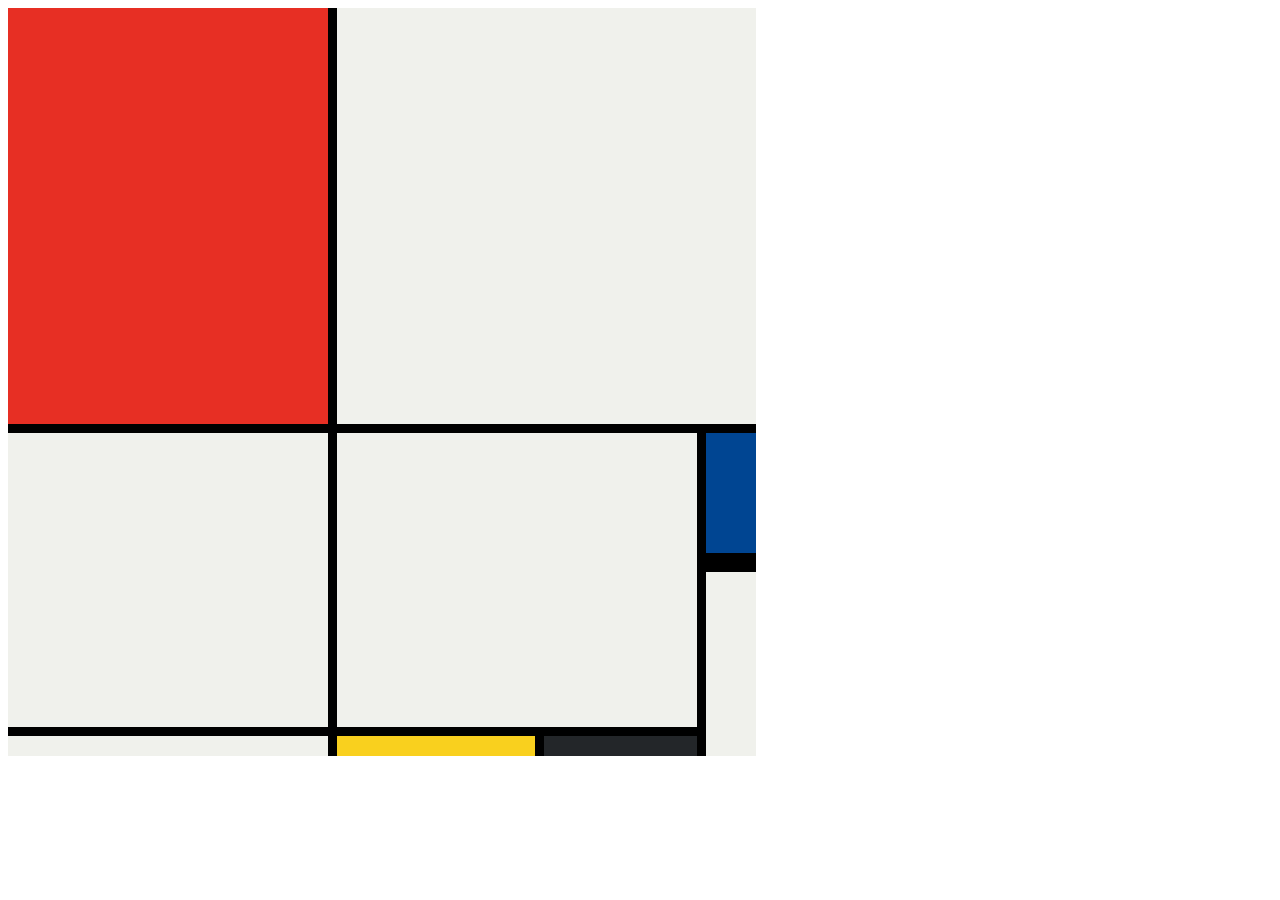
<file: 10.3-Mondrian-Project/10.3 Mondrian Project/index.html>
<!DOCTYPE html>
<html lang="en">

<head>
  <meta charset="UTF-8">
  <meta name="viewport" content="width=device-width, initial-scale=1.0">
  <title>Mondrian Project</title>
  <style>
    /* 
    Write your CSS here 
    Gap Colour: #000
    White: #F0F1EC
    Red: #E72F24
    Black: #232629
    Blue: #004592
    Yellow: #F9D01E

    For dimensions, see dimensions.png image.
    HINT: Remember you can't change the properties of grid lines.
    But grid lines are transparent!
    */
    .container {
      width: 748px;
      height: 748px;
      display: grid;
      grid-template-columns: 320px 198px 153px 50px;
      grid-template-rows: 416px 130px 155px 20px;
      gap: 9px;
      background-color: black;
    }
    .box {
      background-color: antiquewhite;
    }
    .red {
      background-color: #E72F24;
    }
    .white{
      background-color: #F0F1EC;
    }
    .white1{
      background-color: #F0F1EC;
      grid-column: span 3;
    }
    .white2{
      background-color: #F0F1EC;
      grid-row: span 2;
    }
    .white3{
      background-color: #F0F1EC;
      grid-column: span 2;
      grid-row: span 2;
    }
    .white4{
      background-color: #F0F1EC;
      grid-row: span 2;
    }
    .blue {
      background-color: #004592;
      border-bottom: solid black 10px;
    }
    .black {
      background-color: #232629;
    }
    .yellow {
      background-color: #F9D01E;
    }
  </style>
</head>

<body>
  <!-- Write your HTML here -->
  <div class="container">
    <div class="red"></div>
    <div class="white1"></div>
    <div class="white2"></div>
    <div class="white3"></div>
    <div class="blue"></div>
    <div class="white4"></div>
    <div class="white"></div>
    <div class="yellow"></div>
    <div class="black"></div>
  </div>
</body>

</html>
</file>
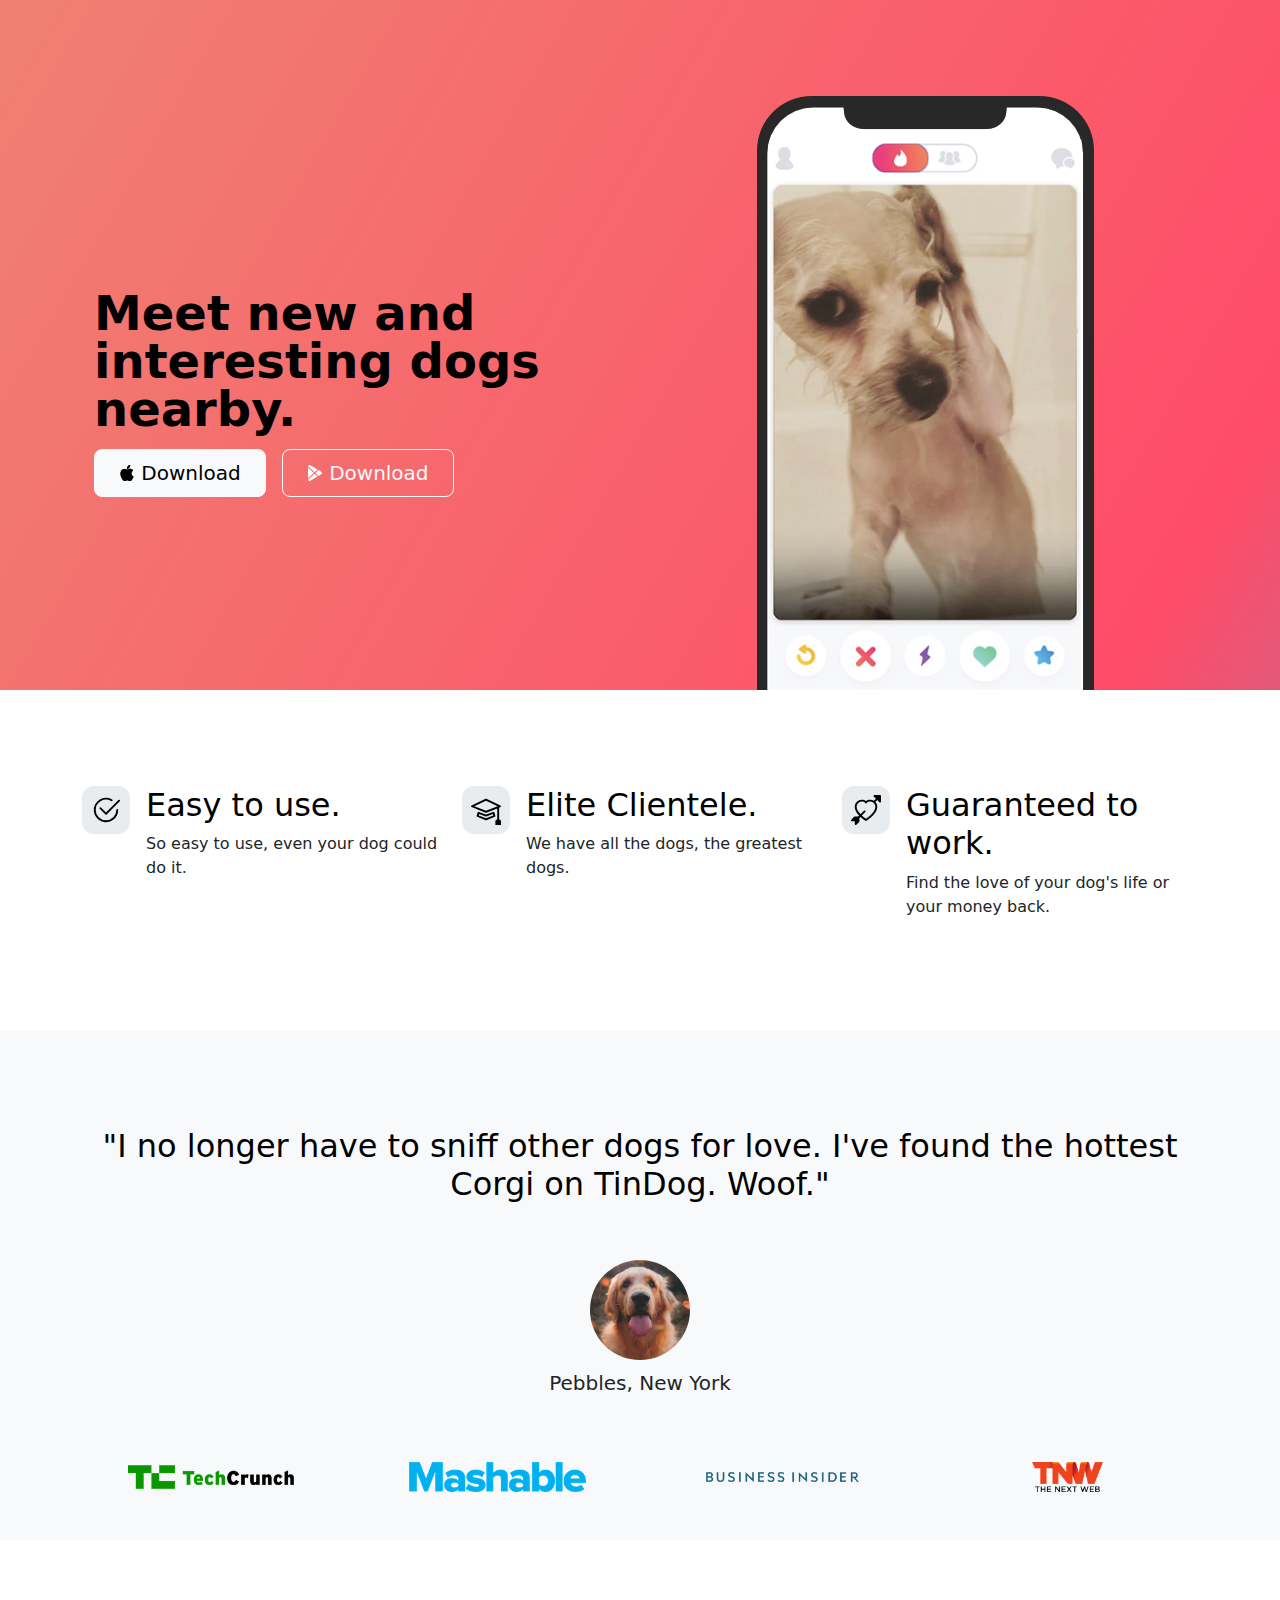
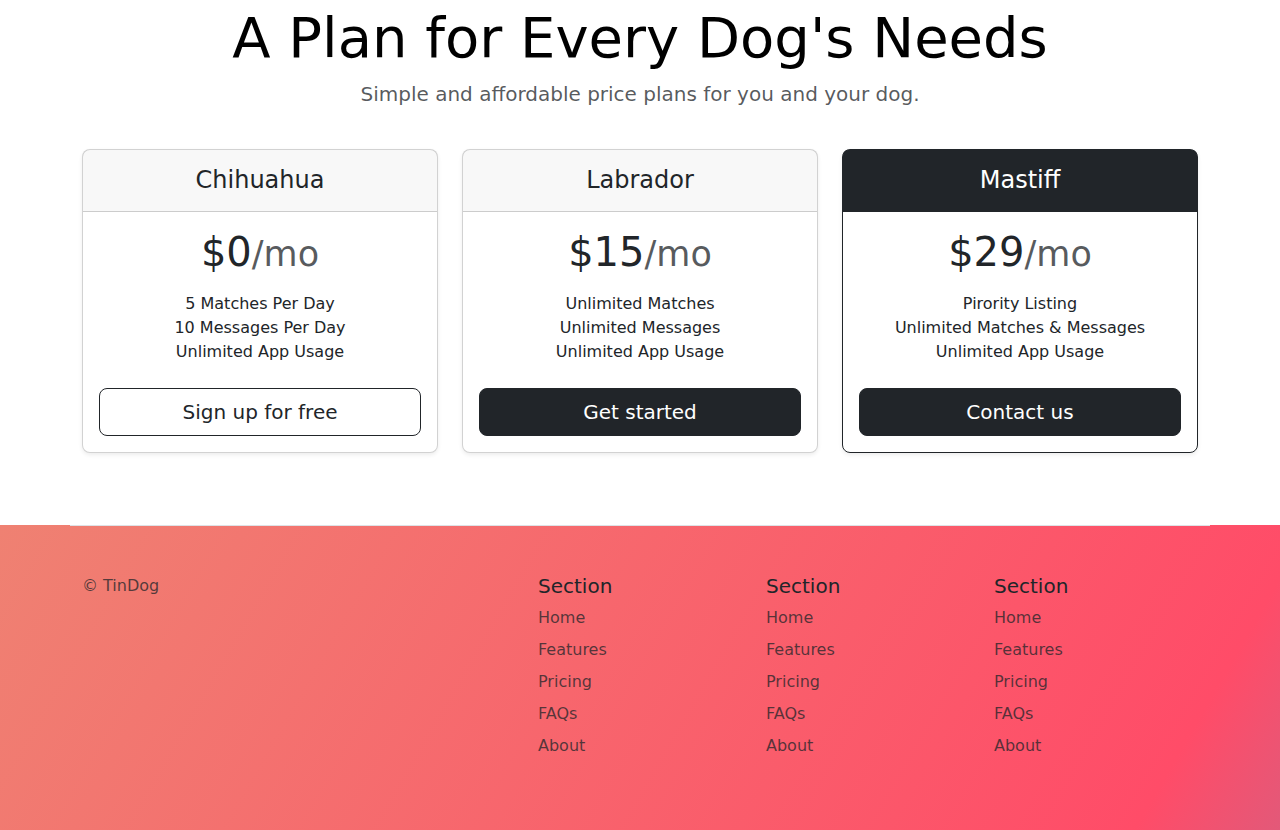
<file: 11.3-TinDog-Project/11.3 TinDog Project/index.html>
<!DOCTYPE html>
<html lang="en">

<head>
  <meta charset="UTF-8">
  <meta name="viewport" content="width=device-width, initial-scale=1.0">
  <title>TinDog</title>
  <link href="https://cdn.jsdelivr.net/npm/bootstrap@5.3.3/dist/css/bootstrap.min.css" rel="stylesheet"
    integrity="sha384-QWTKZyjpPEjISv5WaRU9OFeRpok6YctnYmDr5pNlyT2bRjXh0JMhjY6hW+ALEwIH" crossorigin="anonymous">
  <script src="https://cdn.jsdelivr.net/npm/bootstrap@5.3.3/dist/js/bootstrap.bundle.min.js"
    integrity="sha384-YvpcrYf0tY3lHB60NNkmXc5s9fDVZLESaAA55NDzOxhy9GkcIdslK1eN7N6jIeHz"
    crossorigin="anonymous"></script>
  <link rel="stylesheet" href="./css/style.css">
</head>

<body>
  <!-- Title -->
  <section id="title" class="gradient-background">
    <div class="container col-xxl-8 px-4 pt-5">
      <div class="row flex-lg-row-reverse align-items-center g-5 pt-5">
        <div class="col-10 col-sm-8 col-lg-6">
          <img src="./images/iphone.png" class="d-block mx-lg-auto img-fluid" alt="Bootstrap Themes" height="200"
            loading="lazy">
        </div>
        <div class="col-lg-6">
          <h1 class="display-5 fw-bold text-body-emphasis lh-1 mb-3">Meet new and interesting dogs nearby.</h1>
          <div class="d-grid gap-2 d-md-flex justify-content-md-start">
            <button type="button" class="btn btn-light btn-lg px-4 me-md-2"><svg xmlns="http://www.w3.org/2000/svg"
                width="16" height="16" fill="currentColor" class="bi bi-apple mb-1" viewBox="0 0 16 16">
                <path
                  d="M11.182.008C11.148-.03 9.923.023 8.857 1.18c-1.066 1.156-.902 2.482-.878 2.516.024.034 1.52.087 2.475-1.258.955-1.345.762-2.391.728-2.43Zm3.314 11.733c-.048-.096-2.325-1.234-2.113-3.422.212-2.189 1.675-2.789 1.698-2.854.023-.065-.597-.79-1.254-1.157a3.692 3.692 0 0 0-1.563-.434c-.108-.003-.483-.095-1.254.116-.508.139-1.653.589-1.968.607-.316.018-1.256-.522-2.267-.665-.647-.125-1.333.131-1.824.328-.49.196-1.422.754-2.074 2.237-.652 1.482-.311 3.83-.067 4.56.244.729.625 1.924 1.273 2.796.576.984 1.34 1.667 1.659 1.899.319.232 1.219.386 1.843.067.502-.308 1.408-.485 1.766-.472.357.013 1.061.154 1.782.539.571.197 1.111.115 1.652-.105.541-.221 1.324-1.059 2.238-2.758.347-.79.505-1.217.473-1.282Z" />
                <path
                  d="M11.182.008C11.148-.03 9.923.023 8.857 1.18c-1.066 1.156-.902 2.482-.878 2.516.024.034 1.52.087 2.475-1.258.955-1.345.762-2.391.728-2.43Zm3.314 11.733c-.048-.096-2.325-1.234-2.113-3.422.212-2.189 1.675-2.789 1.698-2.854.023-.065-.597-.79-1.254-1.157a3.692 3.692 0 0 0-1.563-.434c-.108-.003-.483-.095-1.254.116-.508.139-1.653.589-1.968.607-.316.018-1.256-.522-2.267-.665-.647-.125-1.333.131-1.824.328-.49.196-1.422.754-2.074 2.237-.652 1.482-.311 3.83-.067 4.56.244.729.625 1.924 1.273 2.796.576.984 1.34 1.667 1.659 1.899.319.232 1.219.386 1.843.067.502-.308 1.408-.485 1.766-.472.357.013 1.061.154 1.782.539.571.197 1.111.115 1.652-.105.541-.221 1.324-1.059 2.238-2.758.347-.79.505-1.217.473-1.282Z" />
              </svg> Download</button>
            <button type="button" class="btn btn-outline-light btn-lg px-4"><svg xmlns="http://www.w3.org/2000/svg"
                width="16" height="16" fill="currentColor" class="bi bi-google-play mb-1" viewBox="0 0 16 16">
                <path
                  d="M14.222 9.374c1.037-.61 1.037-2.137 0-2.748L11.528 5.04 8.32 8l3.207 2.96 2.694-1.586Zm-3.595 2.116L7.583 8.68 1.03 14.73c.201 1.029 1.36 1.61 2.303 1.055l7.294-4.295ZM1 13.396V2.603L6.846 8 1 13.396ZM1.03 1.27l6.553 6.05 3.044-2.81L3.333.215C2.39-.341 1.231.24 1.03 1.27Z" />
              </svg> Download</button>
          </div>
        </div>
      </div>
    </div>
  </section>
  <!-- Features -->
  <section id="features">
    <div class="container mt-5">
      <div class="row g-4 py-5 row-cols-1 row-cols-lg-3">
        <div class="col d-flex align-items-start">
          <div
            class="icon-square text-body-emphasis bg-body-secondary d-inline-flex align-items-center justify-content-center fs-4 flex-shrink-0 me-3">
            <svg xmlns="http://www.w3.org/2000/svg" height="30" fill="currentColor" class="bi bi-check2-circle"
              viewBox="0 0 16 16">
              <path
                d="M2.5 8a5.5 5.5 0 0 1 8.25-4.764.5.5 0 0 0 .5-.866A6.5 6.5 0 1 0 14.5 8a.5.5 0 0 0-1 0 5.5 5.5 0 1 1-11 0z" />
              <path
                d="M15.354 3.354a.5.5 0 0 0-.708-.708L8 9.293 5.354 6.646a.5.5 0 1 0-.708.708l3 3a.5.5 0 0 0 .708 0l7-7z" />
            </svg>
          </div>
          <div>
            <h3 class="fs-2 text-body-emphasis">Easy to use.</h3>
            <p>So easy to use, even your dog could do it.</p>
          </div>
        </div>
        <div class="col d-flex align-items-start">
          <div
            class="icon-square text-body-emphasis bg-body-secondary d-inline-flex align-items-center justify-content-center fs-4 flex-shrink-0 me-3">
            <svg xmlns="http://www.w3.org/2000/svg" height="30" fill="currentColor" class="bi bi-mortarboard"
              viewBox="0 0 16 16">
              <path
                d="M8.211 2.047a.5.5 0 0 0-.422 0l-7.5 3.5a.5.5 0 0 0 .025.917l7.5 3a.5.5 0 0 0 .372 0L14 7.14V13a1 1 0 0 0-1 1v2h3v-2a1 1 0 0 0-1-1V6.739l.686-.275a.5.5 0 0 0 .025-.917l-7.5-3.5ZM8 8.46 1.758 5.965 8 3.052l6.242 2.913L8 8.46Z" />
              <path
                d="M4.176 9.032a.5.5 0 0 0-.656.327l-.5 1.7a.5.5 0 0 0 .294.605l4.5 1.8a.5.5 0 0 0 .372 0l4.5-1.8a.5.5 0 0 0 .294-.605l-.5-1.7a.5.5 0 0 0-.656-.327L8 10.466 4.176 9.032Zm-.068 1.873.22-.748 3.496 1.311a.5.5 0 0 0 .352 0l3.496-1.311.22.748L8 12.46l-3.892-1.556Z" />
            </svg>
          </div>
          <div>
            <h3 class="fs-2 text-body-emphasis">Elite Clientele.</h3>
            <p>We have all the dogs, the greatest dogs.</p>
          </div>
        </div>
        <div class="col d-flex align-items-start">
          <div
            class="icon-square text-body-emphasis bg-body-secondary d-inline-flex align-items-center justify-content-center fs-4 flex-shrink-0 me-3">
            <svg xmlns="http://www.w3.org/2000/svg" height="30" fill="currentColor" class="bi bi-arrow-through-heart"
              viewBox="0 0 16 16">
              <path fill-rule="evenodd"
                d="M2.854 15.854A.5.5 0 0 1 2 15.5V14H.5a.5.5 0 0 1-.354-.854l1.5-1.5A.5.5 0 0 1 2 11.5h1.793l.53-.53c-.771-.802-1.328-1.58-1.704-2.32-.798-1.575-.775-2.996-.213-4.092C3.426 2.565 6.18 1.809 8 3.233c1.25-.98 2.944-.928 4.212-.152L13.292 2 12.147.854A.5.5 0 0 1 12.5 0h3a.5.5 0 0 1 .5.5v3a.5.5 0 0 1-.854.354L14 2.707l-1.006 1.006c.236.248.44.531.6.845.562 1.096.585 2.517-.213 4.092-.793 1.563-2.395 3.288-5.105 5.08L8 13.912l-.276-.182a21.86 21.86 0 0 1-2.685-2.062l-.539.54V14a.5.5 0 0 1-.146.354l-1.5 1.5Zm2.893-4.894A20.419 20.419 0 0 0 8 12.71c2.456-1.666 3.827-3.207 4.489-4.512.679-1.34.607-2.42.215-3.185-.817-1.595-3.087-2.054-4.346-.761L8 4.62l-.358-.368c-1.259-1.293-3.53-.834-4.346.761-.392.766-.464 1.845.215 3.185.323.636.815 1.33 1.519 2.065l1.866-1.867a.5.5 0 1 1 .708.708L5.747 10.96Z" />
            </svg>
          </div>
          <div>
            <h3 class="fs-2 text-body-emphasis">Guaranteed to work.</h3>
            <p>Find the love of your dog's life or your money back.</p>
          </div>
        </div>
      </div>
    </div>
  </section>
  <!-- Testimonial -->
  <section id="testimonial">
    <div class="my-5">
      <div class="p-5 text-center bg-body-tertiary">
        <div class="container py-5">
          <h2 class="text-body-emphasis">"I no longer have to sniff other dogs for love. I've found the hottest Corgi on
            TinDog. Woof."</h2>
          <img class="profile-img mt-5" src="./images/dog-img.jpg" alt="dog image">
          <p class="col-lg-8 mx-auto lead mt-2">
            Pebbles, New York
          </p>
        </div>

        <div class="container">
          <div class="row">
            <div class="col-lg-3 col-sm-12">
              <img src="./images/techcrunch.png" alt="techcrunch" height="30">
            </div>
            <div class="col-lg-3 col-sm-12">
              <img src="./images/mashable.png" alt="mashable" height="30">
            </div>
            <div class="col-lg-3 col-sm-12">
              <img src="./images/bizinsider.png" alt="bizinsider" height="30">
            </div>
            <div class="col-lg-3 col-sm-12">
              <img src="./images/tnw.png" alt="tnw" height="30">
            </div>
          </div>
        </div>
      </div>
    </div>
  </section>
  <!-- Pricing -->
  <section id="pricing">
    <div class="container mb-5">
      <div class="pricing-header p-3 pb-md-4 mx-auto text-center">
        <h1 class="display-4 fw-normal text-body-emphasis">A Plan for Every Dog's Needs</h1>
        <p class="fs-5 text-body-secondary">Simple and affordable price plans for you and your dog.</p>
      </div>
      <div class="row row-cols-1 row-cols-md-3 mb-3 text-center">
        <div class="col">
          <div class="card mb-4 rounded-3 shadow-sm">
            <div class="card-header py-3">
              <h4 class="my-0 fw-normal">Chihuahua</h4>
            </div>
            <div class="card-body">
              <h1 class="card-title pricing-card-title">$0<small class="text-body-secondary fw-light">/mo</small></h1>
              <ul class="list-unstyled mt-3 mb-4">
                <li>5 Matches Per Day</li>
                <li>10 Messages Per Day</li>
                <li>Unlimited App Usage</li>
              </ul>
              <button type="button" class="w-100 btn btn-lg btn-outline-dark">Sign up for free</button>
            </div>
          </div>
        </div>
        <div class="col">
          <div class="card mb-4 rounded-3 shadow-sm">
            <div class="card-header py-3">
              <h4 class="my-0 fw-normal">Labrador</h4>
            </div>
            <div class="card-body">
              <h1 class="card-title pricing-card-title">$15<small class="text-body-secondary fw-light">/mo</small></h1>
              <ul class="list-unstyled mt-3 mb-4">
                <li>Unlimited Matches</li>
                <li>Unlimited Messages</li>
                <li>Unlimited App Usage</li>
              </ul>
              <button type="button" class="w-100 btn btn-lg btn-dark">Get started</button>
            </div>
          </div>
        </div>
        <div class="col">
          <div class="card mb-4 rounded-3 shadow-sm border-dark">
            <div class="card-header py-3 text-bg-dark border-dark">
              <h4 class="my-0 fw-normal">Mastiff</h4>
            </div>
            <div class="card-body">
              <h1 class="card-title pricing-card-title">$29<small class="text-body-secondary fw-light">/mo</small></h1>
              <ul class="list-unstyled mt-3 mb-4">
                <li>Pirority Listing</li>
                <li>Unlimited Matches & Messages</li>
                <li>Unlimited App Usage</li>
              </ul>
              <button type="button" class="w-100 btn btn-lg btn-dark">Contact us</button>
            </div>
          </div>
        </div>
      </div>
    </div>
  </section>
  <!-- Footer -->
  <section id="footer" class="gradient-background">
    <div class="container">
      <footer class="row row-cols-1 row-cols-sm-2 row-cols-md-5 py-5 border-top">
        <div class="col mb-3">
          <p class="text-body-secondary">© TinDog</p>
        </div>

        <div class="col mb-3">

        </div>

        <div class="col mb-3">
          <h5>Section</h5>
          <ul class="nav flex-column">
            <li class="nav-item mb-2"><a href="#" class="nav-link p-0 text-body-secondary">Home</a></li>
            <li class="nav-item mb-2"><a href="#" class="nav-link p-0 text-body-secondary">Features</a></li>
            <li class="nav-item mb-2"><a href="#" class="nav-link p-0 text-body-secondary">Pricing</a></li>
            <li class="nav-item mb-2"><a href="#" class="nav-link p-0 text-body-secondary">FAQs</a></li>
            <li class="nav-item mb-2"><a href="#" class="nav-link p-0 text-body-secondary">About</a></li>
          </ul>
        </div>

        <div class="col mb-3">
          <h5>Section</h5>
          <ul class="nav flex-column">
            <li class="nav-item mb-2"><a href="#" class="nav-link p-0 text-body-secondary">Home</a></li>
            <li class="nav-item mb-2"><a href="#" class="nav-link p-0 text-body-secondary">Features</a></li>
            <li class="nav-item mb-2"><a href="#" class="nav-link p-0 text-body-secondary">Pricing</a></li>
            <li class="nav-item mb-2"><a href="#" class="nav-link p-0 text-body-secondary">FAQs</a></li>
            <li class="nav-item mb-2"><a href="#" class="nav-link p-0 text-body-secondary">About</a></li>
          </ul>
        </div>

        <div class="col mb-3">
          <h5>Section</h5>
          <ul class="nav flex-column">
            <li class="nav-item mb-2"><a href="#" class="nav-link p-0 text-body-secondary">Home</a></li>
            <li class="nav-item mb-2"><a href="#" class="nav-link p-0 text-body-secondary">Features</a></li>
            <li class="nav-item mb-2"><a href="#" class="nav-link p-0 text-body-secondary">Pricing</a></li>
            <li class="nav-item mb-2"><a href="#" class="nav-link p-0 text-body-secondary">FAQs</a></li>
            <li class="nav-item mb-2"><a href="#" class="nav-link p-0 text-body-secondary">About</a></li>
          </ul>
        </div>
      </footer>
    </div>
  </section>
</body>

</html>
</file>
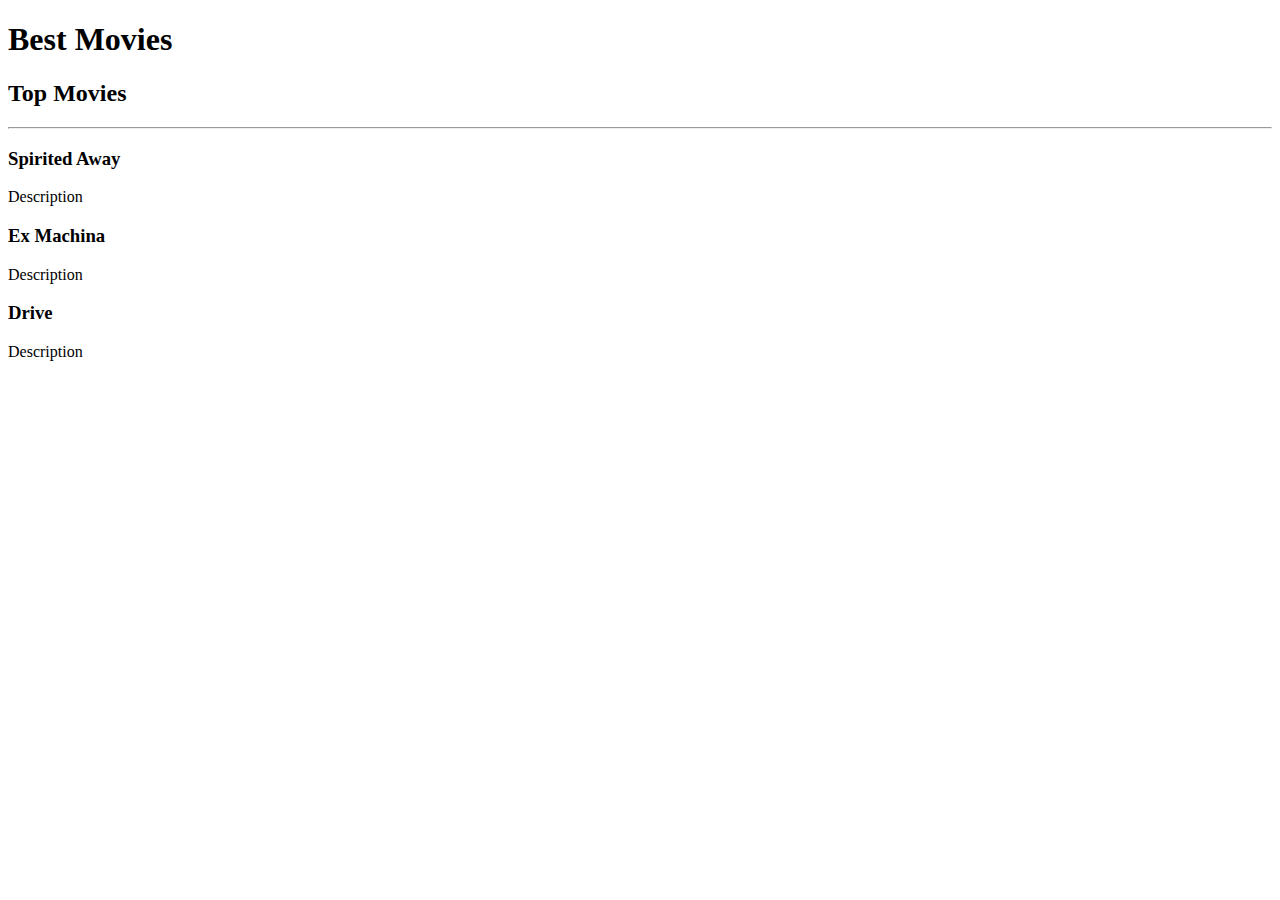
<file: 2.4-Movie-Ranking-Project/2.4 Movie Ranking Project/index.html>
<!DOCTYPE html>
<html lang="en">
<head>
    <title>Document</title>
</head>
<body>
    <h1>Best Movies</h1>
    <h2>Top Movies</h2>
    <hr>
    <h3>Spirited Away</h3>
    <p>Description</p>
    <h3>Ex Machina</h3>
    <p>Description</p>
    <h3>Drive</h3>
    <p>Description</p>
</body>
</html>
</file>
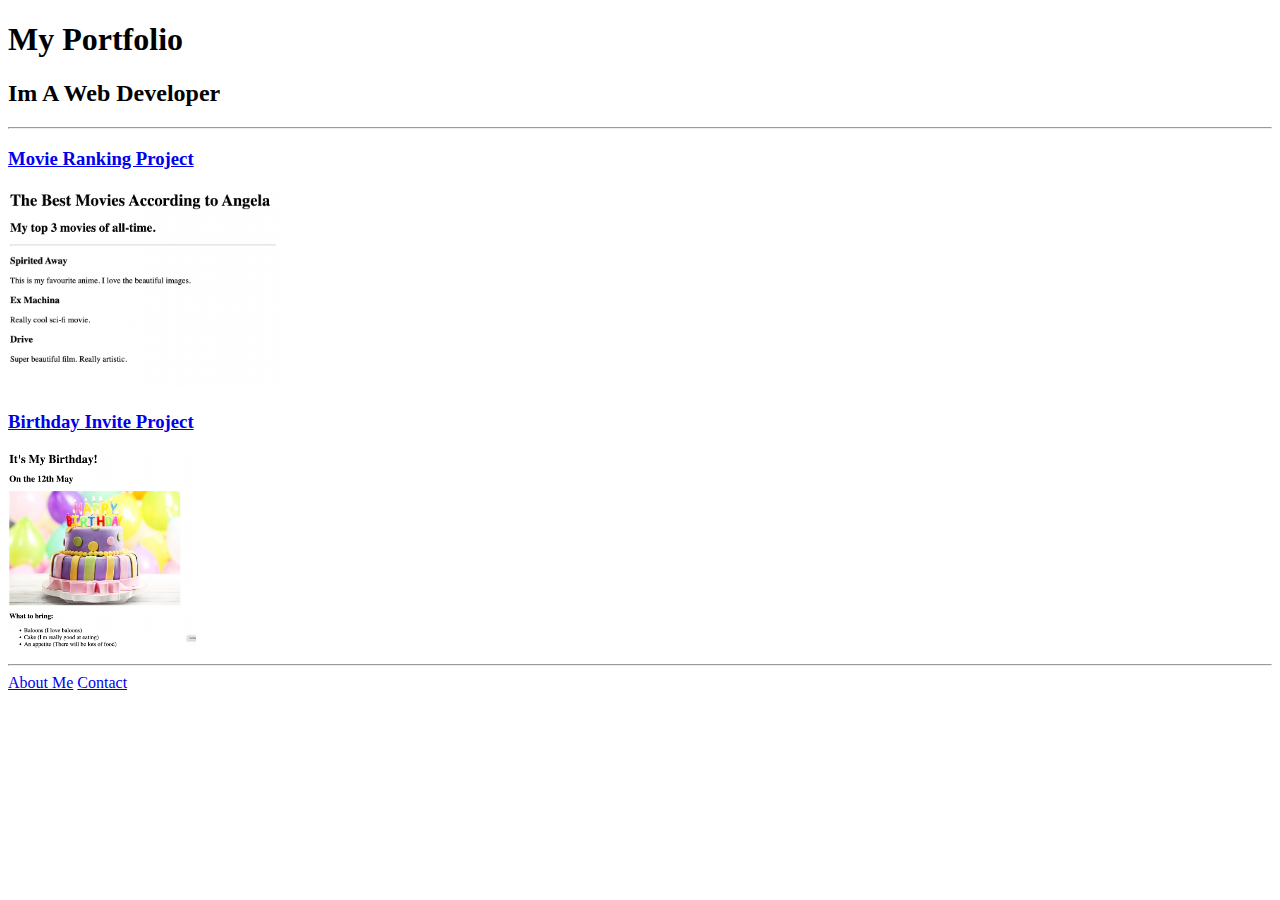
<file: 4.3-HTML-Portfolio-Project/4.3 HTML Porfolio Project/index.html>
<!DOCTYPE html>
<html lang="en">
<head>
    <title>Document</title>
</head>
<body>
    <h1>My Portfolio</h1>
    <h2>Im A Web Developer</h2>
    <hr/>
    <h3><a href="./public/movie-ranking.html">Movie Ranking Project</a></h3>
    <img src="./assets/images/movie-ranking.png" height="200" alt="movie ranking project preview"/>
    <h3><a href="./public/birthday-invite.html">Birthday Invite Project</a></h3>
    <img src="./assets/images/birthday-invite.png " height="200" alt="birthday invite project preview"/>
    <hr/>
    <a href="./public/about.html">About Me</a>
    <a href="./public/contact.html">Contact</a>
</body>
</html>

<!-- TODO 1: Create the HTML Boilerplate -->

<!-- TODO 2: Add Your previous projects' HTML into the public folder -->

<!-- TODO 3: Take screenshots of your project previews and add the images to the images folder -->

<!-- TODO 4: Add titles/subtitles etc. -->

<!-- TODO 5: Add a link to the project pages -->

<!-- TODO 6: Add images to show the project previews
HINT for TODO 6: You can use the height attribute set to 200 to make the image smaller:
https://developer.mozilla.org/en-US/docs/Web/HTML/Element/img#attr-height -->

<!-- TODO 7: Add the Contact Me and About Me page links -->
</file>
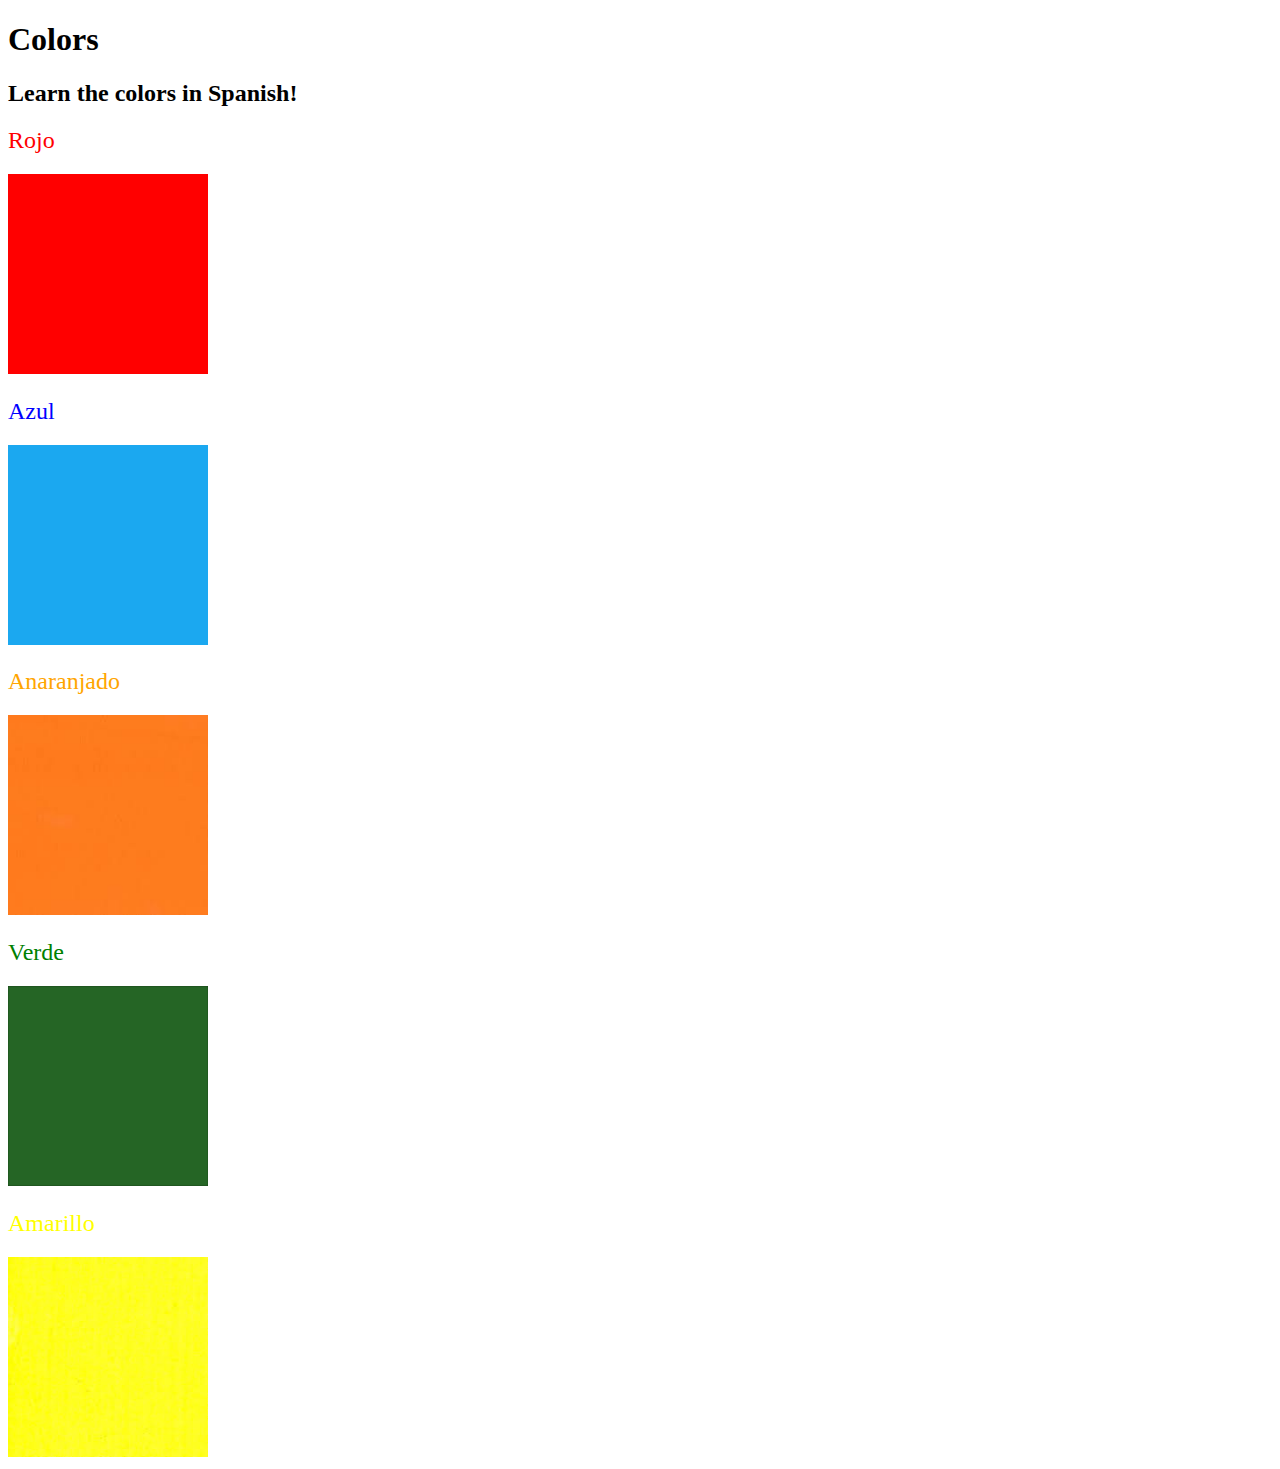
<file: 5.4-Color-Vocab-Project/5.4 Color Vocab Project/index.html>
<!DOCTYPE html>
<html lang="en">

<head>
  <meta charset="UTF-8">
  <title>Spanish Vocabulary</title>
  <link rel="stylesheet" href="./style.css" />
</head>

<body>
  <h1>Colors</h1>
  <h2>Learn the colors in Spanish!</h2>
  <h2 class="color-title" id="red">Rojo</h2>
  <img class="color" src="./assets/images/red.png" alt="red" />

  <h2 class="color-title" id="blue">Azul</h2>
  <img src="./assets/images/blue.png" alt="blue" />

  <h2 class="color-title" id="orange">Anaranjado</h2>
  <img src="./assets/images/orange.png" alt="orange" />

  <h2 class="color-title" id="green">Verde</h2>
  <img src="./assets/images/green.png" alt="green" />

  <h2 class="color-title" id="yellow">Amarillo</h2>
  <img src="./assets/images/yellow.png" alt="yellow" />
</body>

</html>

<!-- 
TODOs
IMPORTANT: You should not need to make ANY CHANGES to index.html
All code should be written in your CSS file.

1. Create a CSS file and incorporate it as an external stylesheet.
2. Use CSS to style each of the color titles to meaning. 
Hint: Use the id to help if you don't know the words in spanish.
3. Use CSS to change all the color titles to have "font-weight: normal;"
4. Use CSS (not HTML) to make all the images 200px heigh and 200px wide. 
Hint: 
https://developer.mozilla.org/en-US/docs/Web/CSS/height
https://developer.mozilla.org/en-US/docs/Web/CSS/width
-->
</file>
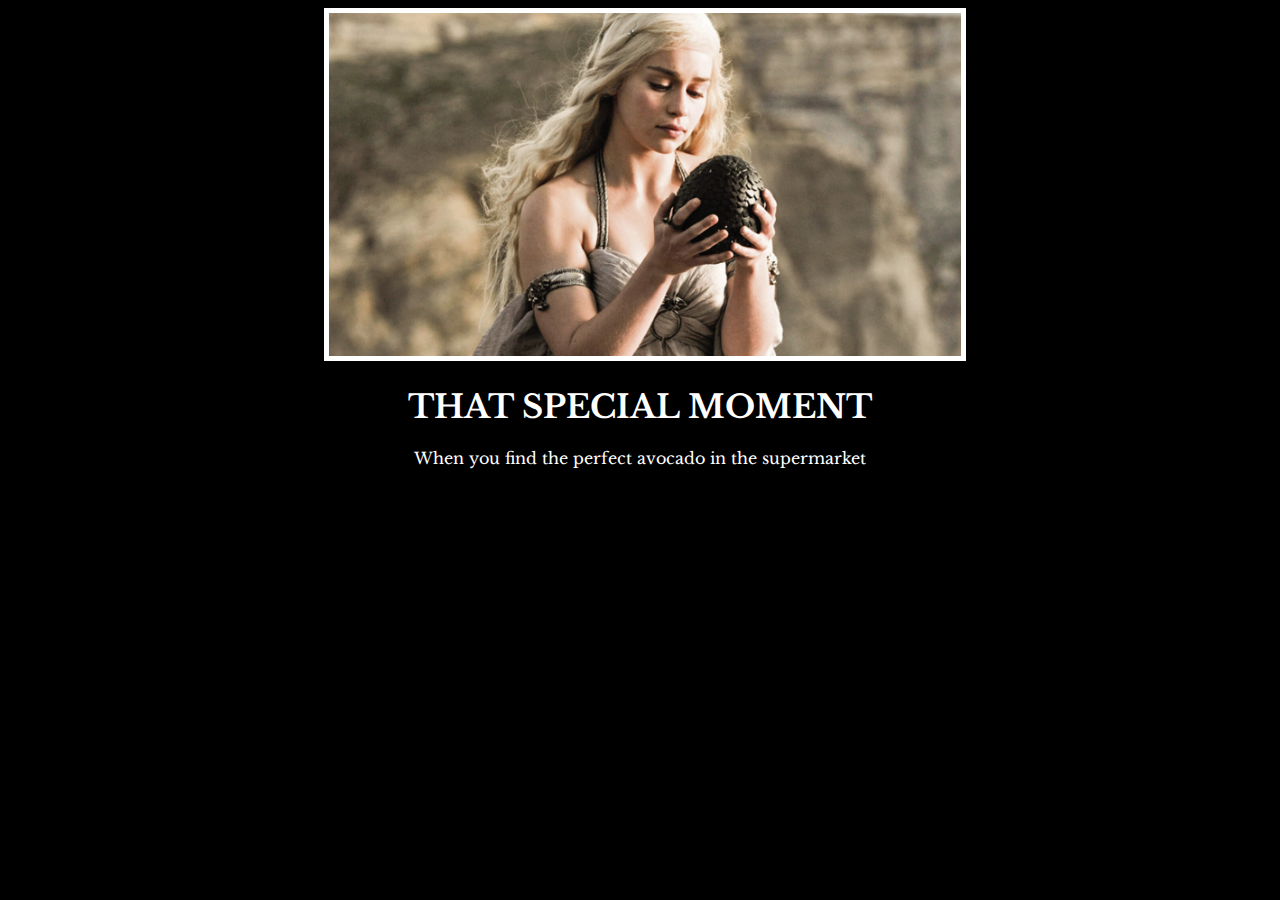
<file: 6.4-Motivation-Meme-Project/6.4 Motivation Meme Project/index.html>
<!DOCTYPE html>
<html lang="en">
<head>
  <title>Document</title>
  <link rel="stylesheet" href="./style.css"/>
  <link rel="preconnect" href="https://fonts.googleapis.com">
  <link rel="preconnect" href="https://fonts.gstatic.com" crossorigin>
  <link href="https://fonts.googleapis.com/css2?family=Libre+Baskerville&display=swap" rel="stylesheet">
</head>
<body>
  <div>
    <img src="./assets/images/daenerys.jpeg"/>
    <h1>That Special Moment</h1>
    <p>When you find the perfect avocado in the supermarket</p>
  </div>
</body>
</html>

<!-- 
  TODO: Create a motivational post website.
Style it how ever you like. 
Look at the goal image for inspiration.
But it must have the following features:
1. The main h1 text should be using the Regular Libre Baskerville Font from Google Fonts:
  https://fonts.google.com/specimen/Libre+Baskerville
2. The text should be white and background black.
3. Add your own image into the images folder inside assets. It should have a 5px white border.
4. The text should be center aligned.
5. Create a div to contain the h1, p and img elements. Adjust the margins so that the image and text are centered on the page. 
  Hint: You horizontally center a div by giving it a width of 50% and a margin-left of 25%.
  Hint: Set the image to have a width of 100% so it fills the div. 
6. Read about the text-transform property on MDN docs to make the h1 uppercase with CSS.
  https://developer.mozilla.org/en-US/docs/Web/CSS/text-transform 
-->
</file>
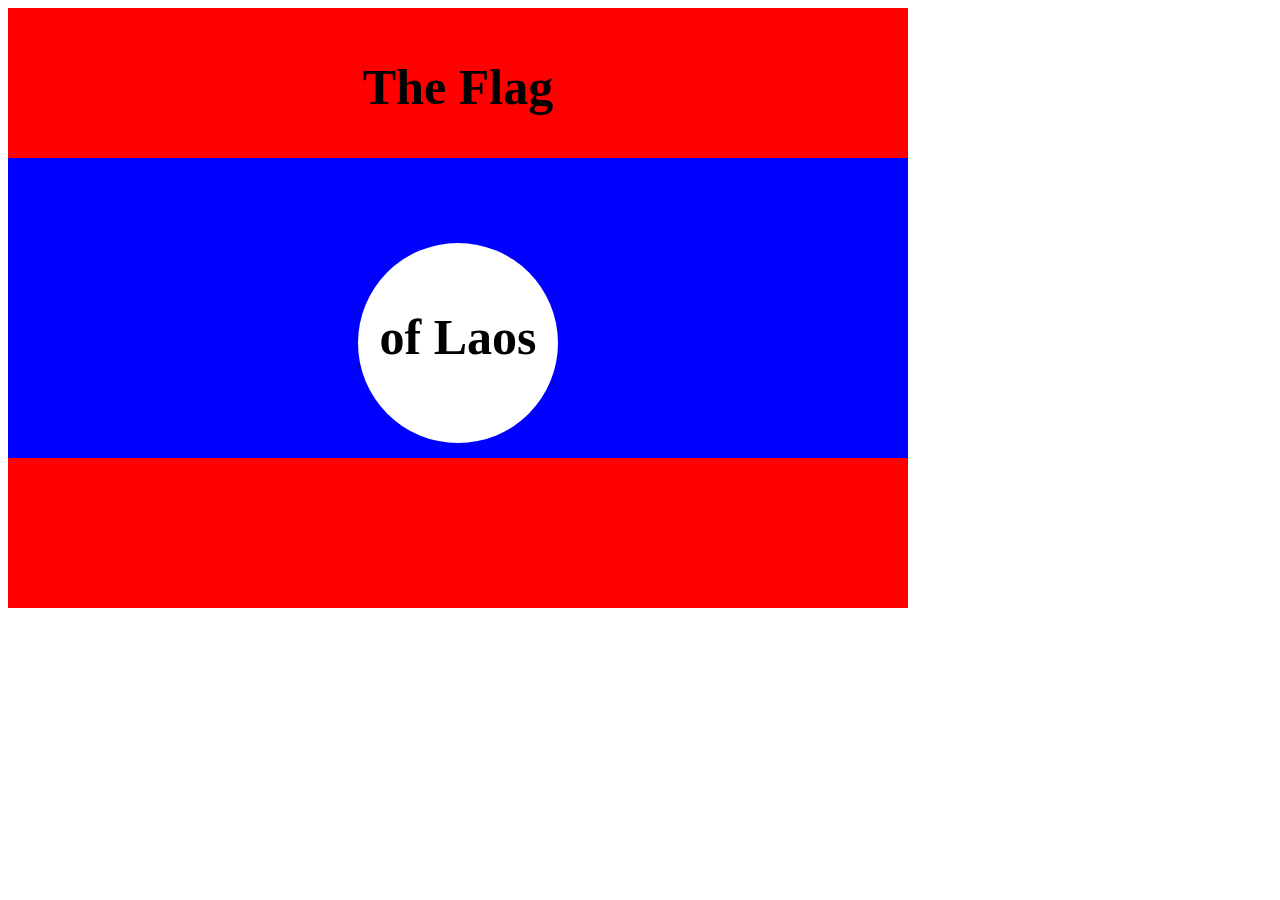
<file: 7.3-Flag-Project/7.3 CSS Flag Project/index.html>
<!DOCTYPE html>
<html lang="en">

<head>
  <meta charset="UTF-8">
  <title>CSS Flag Project</title>
  <style>
    /* Write your CSS Code here */
    .flag {
      background-color: red;
      width: 900px;
      height: 600px;
      position: absolute;
    }
    .flag > div {
      background-color: blue;
      width: 900px;
      height: 300px;
      position: absolute;
      top: 25%;
    }
    .flag > div > div {
      background-color: white;
      width: 200px;
      height: 200px;
      border-radius: 50%;
      position: relative;
      top: 35px;
      left: 350px;
    }
    .flag > p {
      font-weight: bold;
      text-align: center;
      font-size: 50px;
      position: relative;
    }

    .flag > div > div > p {
      font-weight: bold;
      text-align: center;
      font-size: 50px;
      position: relative;
      top: 65px;
    }

  </style>
</head>

<!-- 
  IMPORTANT! Do not change any HTML
Don't add any classes/ids/elements 
Use what you know about combining selectors 
and CSS specificity instead.
Hint 1: The flag is 900px by 600px and the circle is 200px by 200px.
Hint 2: You can use CSS inspection to get the colors from
https://appbrewery.github.io/flag-of-laos/
-->

<body>
  <div class="flag">
    <p>The Flag</p>
    <div>
      <div>
        <p>of Laos</p>
      </div>
    </div>
  </div>
</body>

</html>
</file>
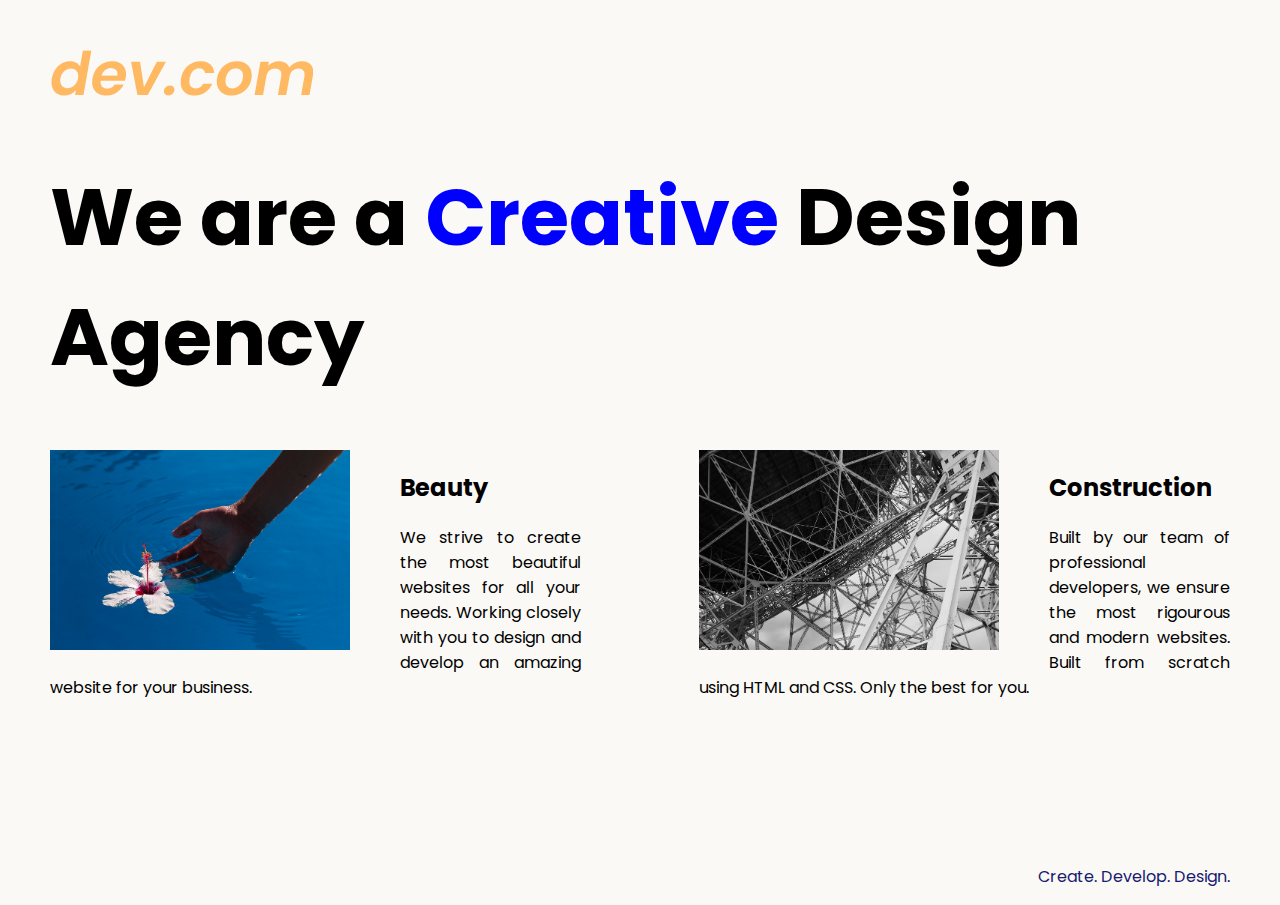
<file: 8.4-Web-Design-Agency-Project/8.4 Web Design Agency Project/index.html>
<!DOCTYPE html>
<html lang="en">

<head>
  <meta charset="UTF-8">
  <meta name="viewport" content="width=device-width, initial-scale=1.0">
  <title>Agency</title>
  <link rel="stylesheet" href="./style.css">
  <link rel="preconnect" href="https://fonts.googleapis.com">
  <link rel="preconnect" href="https://fonts.gstatic.com" crossorigin>
  <link href="https://fonts.googleapis.com/css2?family=Poppins:wght@400;700&display=swap" rel="stylesheet">
</head>

<body>
  <div class="main">
    <img class="logo" src="./assets/images/logo.png" alt="logo">
    <h1>We are a <span> Creative </span> Design Agency</h1>
    <div class="left card"><img class="tile-image" src="./assets/images/beautiful.jpg" alt="hand and flower in water">
      <h2 class="card-title">Beauty</h2>
      <p class="card-text">We strive to create the most beautiful websites for all your needs. Working closely with you
        to
        design and
        develop an amazing website for your business.</p>
    </div>

    <div class="right card"><img class="tile-image" src="./assets/images/construction.jpg" alt="metal structure">
      <h2 class="card-title">Construction</h2>
      <p>Built by our team of professional developers, we ensure the most rigourous and modern websites. Built from
        scratch using HTML and CSS. Only the best for you.</p>
    </div>

  </div>
  <footer>
      <p>Create. Develop. Design.</p>
  </footer>
</body>

</html>
</file>
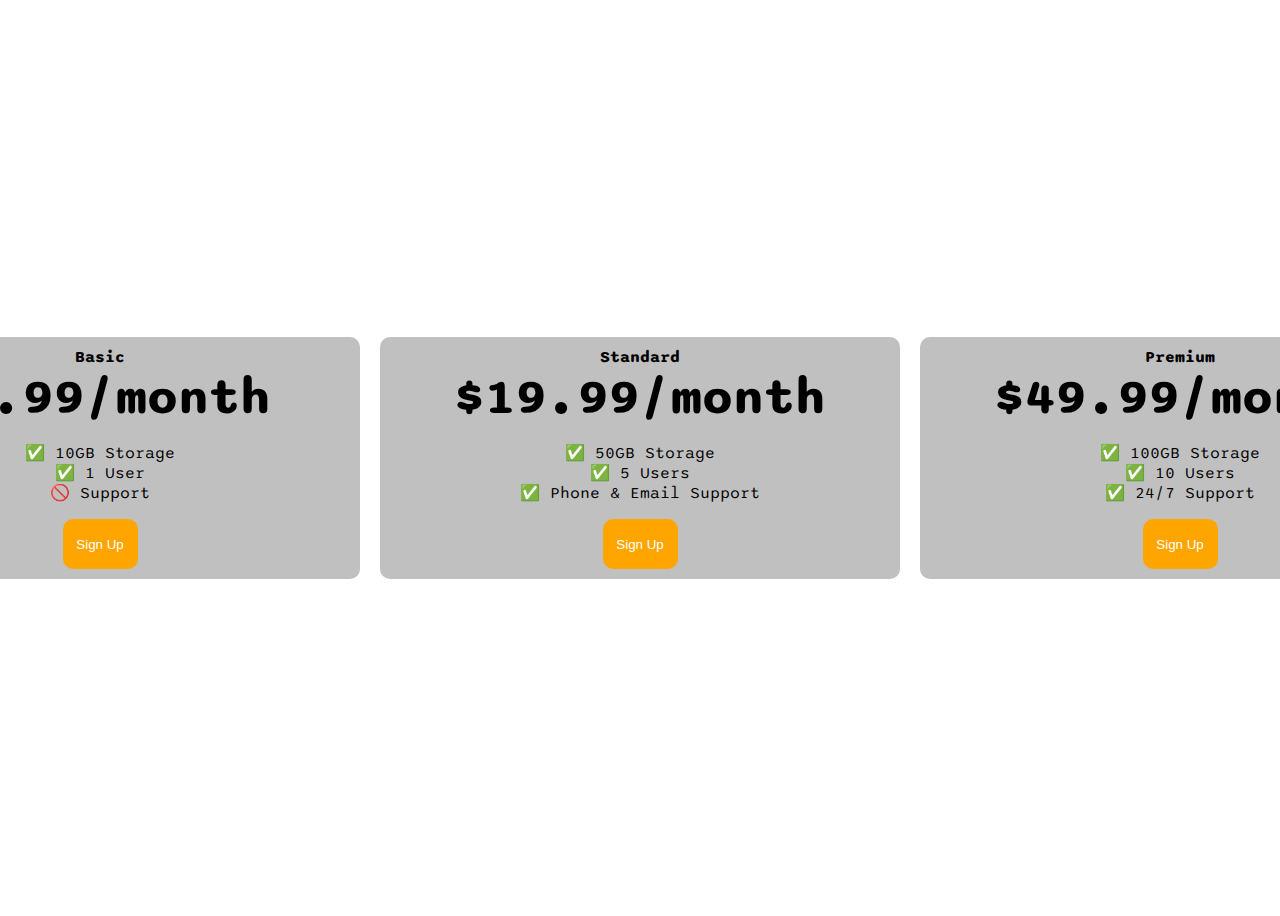
<file: 9.4-Flexbox-Pricing-Table-Project/9.4 Flexbox Pricing Table Project/index.html>
<!DOCTYPE html>
<html>

<head>
  <title>Flexbox Pricing Table</title>
  <link rel="preconnect" href="https://fonts.googleapis.com">
  <link rel="preconnect" href="https://fonts.gstatic.com" crossorigin>
  <link href="https://fonts.googleapis.com/css2?family=Sono:wght@400;700&display=swap" rel="stylesheet">
  <style>
    body {
      font-family: 'Sono', sans-serif;
    }

    .pricing-container {
      display: flex;
      justify-content: center;
      align-items: center;
      text-align: center;
      min-height: 100vh;
    }

    .pricing-plan {
      padding: 10px;
      margin: 10px;
      background-color: rgb(192, 192, 192);
      border-radius: 10px;
      display: flex;
      flex-direction: column;
      justify-content: center;
      align-items: center;
      text-align: center;
      min-width: 500px;
    }

    .plan-title {
      font-weight: bold;
      font-size: 25;
    }

    .plan-price {
      font-weight: bold;
      font-size: 50px;
    }

    .plan-features {
      list-style-type: none;
      padding: 0;
    }

    .plan-button {
      background-color: orange;
      size: 10px;
      border-radius: 10px;
      width: 75px;
      height: 50px;
      border: none;
      color: white;
    }

    /* Hint: What can you do with a media query and flexbox? */
    @media (max-width: 1250px) {
      .pricing-container {
        display: flex;
        flex-direction: column;
        justify-content: center;
        align-items: center;
        text-align: center;
        min-height: 100vh;
      }
    }
  </style>
</head>

<body>
  <div class="pricing-container">
    <div class="pricing-plan">
      <div class="plan-title">Basic</div>
      <div class="plan-price">$9.99/month</div>
      <ul class="plan-features">
        <li>✅ 10GB Storage</li>
        <li>✅ 1 User</li>
        <li>🚫 Support</li>
      </ul>
      <button class="plan-button">Sign Up</a>
    </div>
    <div class="pricing-plan">
      <div class="plan-title">Standard</div>
      <div class="plan-price">$19.99/month</div>
      <ul class="plan-features">
        <li>✅ 50GB Storage</li>
        <li>✅ 5 Users</li>
        <li>✅ Phone &amp; Email Support</li>
      </ul>
      <button class="plan-button">Sign Up</a>
    </div>
    <div class="pricing-plan">
      <div class="plan-title">Premium</div>
      <div class="plan-price">$49.99/month</div>
      <ul class="plan-features">
        <li>✅ 100GB Storage</li>
        <li>✅ 10 Users</li>
        <li>✅ 24/7 Support</li>
      </ul>
      <button class="plan-button">Sign Up</button>
    </div>
  </div>

</body>

</html>
</file>
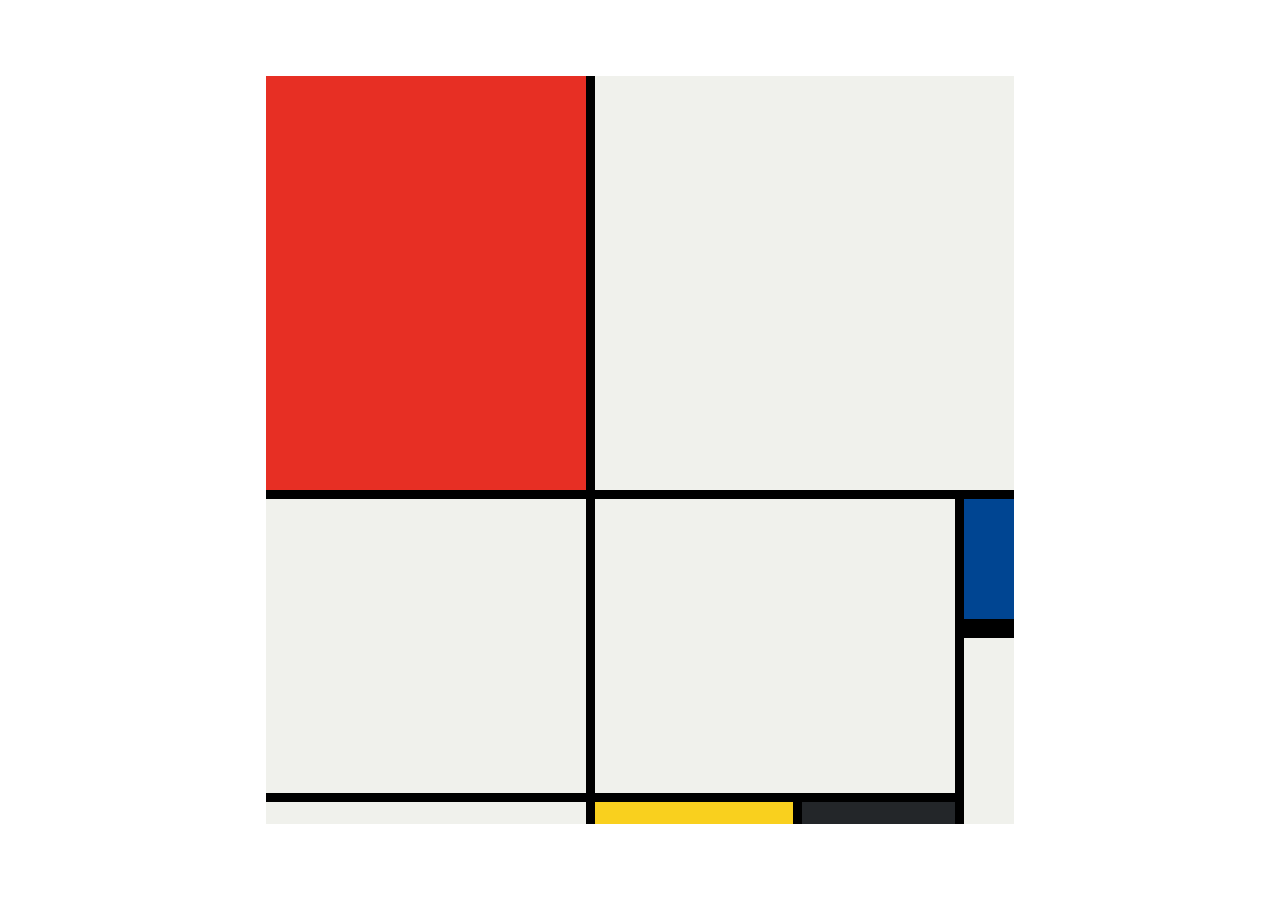
<file: 10.3-Mondrian-Project/10.3 Mondrian Project/solution.html>
<!DOCTYPE html>
<html lang="en">

<head>
  <meta charset="UTF-8">
  <meta name="viewport" content="width=device-width, initial-scale=1.0">
  <title>Mondrian Project</title>
  <style>
    /* 
    Write your CSS here 
    Line Colour: #000
    White: #F0F1EC
    Red: #E72F24
    Black: #232629
    Blue: #004592
    Yellow: #F9D01E
    */
    body {
      display: flex;
      justify-content: center;
      align-items: center;
      height: 100vh;
      margin: 0;
      padding: 0;
    }

    .container {
      height: 748px;
      width: 748px;
      display: grid;
      background-color: #000;
      grid-template-columns: 320px 198px 153px 50px;
      grid-template-rows: 414px 130px 155px 22px;
      gap: 9px;
    }

    .item {
      background-color: #F0F1EC;
    }

    .red {
      background-color: #E72F24;
    }

    .white1 {
      grid-column: span 3;
    }

    .white2 {
      grid-row: span 2;
    }

    .white3 {
      grid-area: 2 / 2 / 4 /4
    }

    .blue {
      background-color: #004592;
      border-bottom: 10px solid #000;
    }

    .white4 {
      grid-row: span 2;
    }

    .yellow {
      background-color: #F9D01E;
    }

    .black {
      background-color: #232629;
    }
  </style>
</head>

<body>
  <!-- Write your HTML here -->

  <div class="container">
    <div class="item red"></div>
    <div class="item white1"></div>
    <div class="item white2"></div>
    <div class="item white3"></div>

    <div class="item blue"></div>
    <div class="item white4"></div>

    <div class="item"></div>
    <div class="item yellow"></div>
    <div class="item black"></div>
  </div>
</body>

</html>
</file>
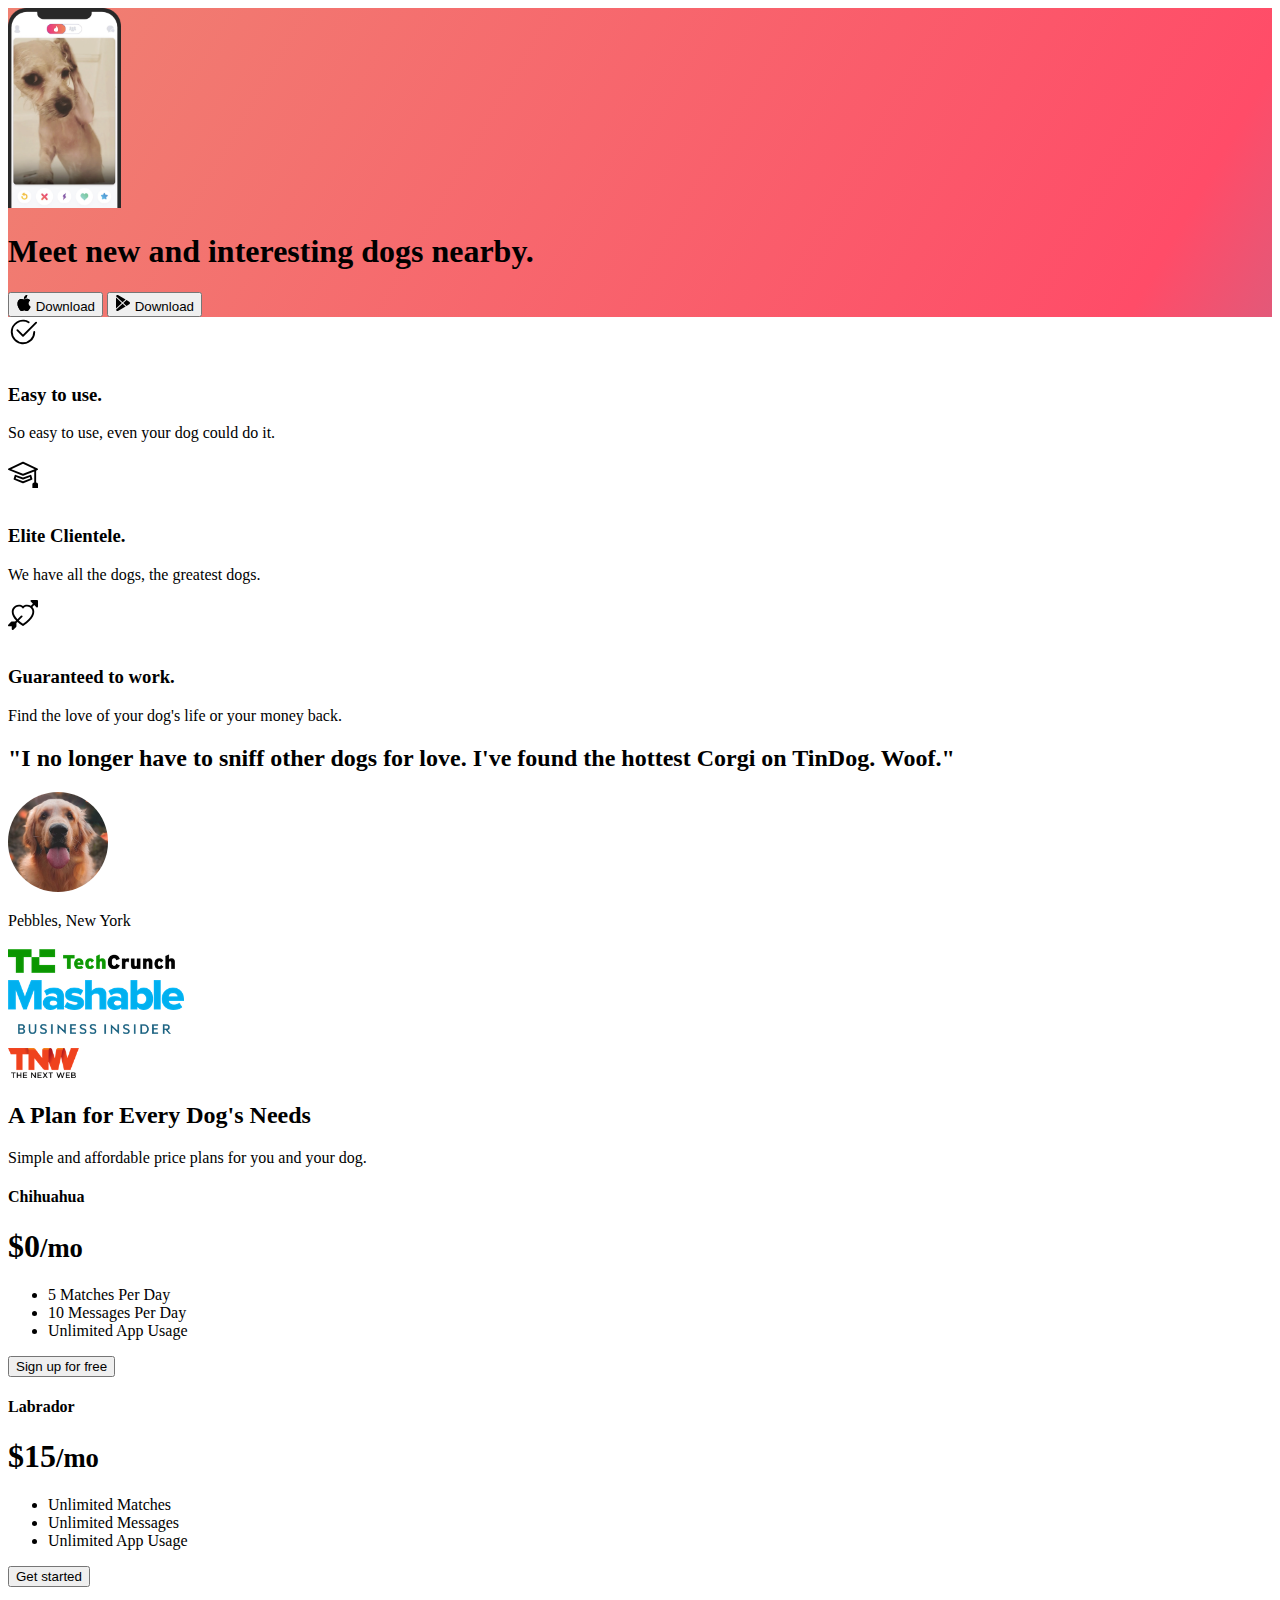
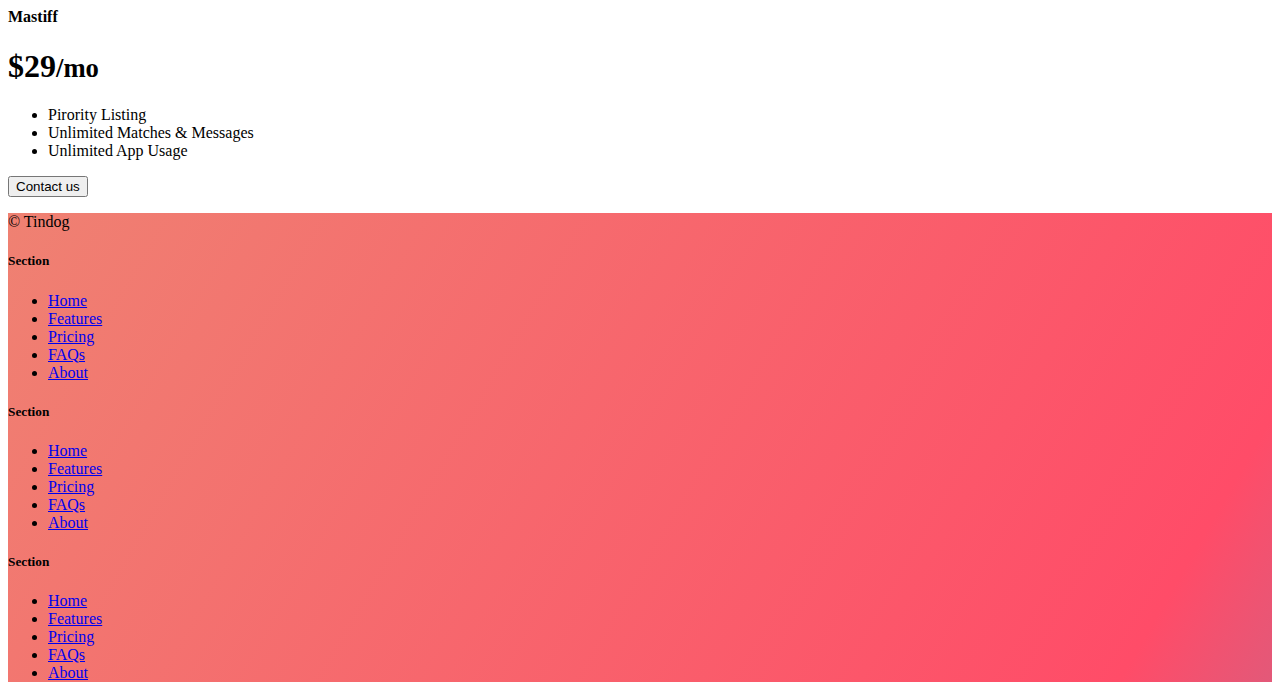
<file: 11.3-TinDog-Project/11.3 TinDog Project/solution.html>
<!DOCTYPE html>
<html lang="en">

<head>
  <meta charset="UTF-8">
  <meta name="viewport" content="width=device-width, initial-scale=1.0">
  <title>TinDog</title>
  <link href="https://cdn.jsdelivr.net/npm/bootstrap@5.3.0-alpha3/dist/css/bootstrap.min.css" rel="stylesheet"
    integrity="sha384-KK94CHFLLe+nY2dmCWGMq91rCGa5gtU4mk92HdvYe+M/SXH301p5ILy+dN9+nJOZ" crossorigin="anonymous">
  <link rel="stylesheet" href="./css/solution.css">
</head>

<body>


  <!-- Title -->
  <section id="title" class="gradient-background">

    <div class="container col-xxl-8 px-4 pt-5">
      <div class="row flex-lg-row-reverse align-items-center g-5 pt-5">
        <div class="col-10 col-sm-8 col-lg-6">
          <img src="./images/iphone.png" class="d-block mx-lg-auto img-fluid" alt="Bootstrap Themes" height="200"
            loading="lazy">
        </div>
        <div class="col-lg-6">
          <h1 class="display-5 fw-bold text-body-emphasis lh-1 mb-3">Meet new and interesting dogs nearby.</h1>

          <div class="d-grid gap-2 d-md-flex justify-content-md-start">
            <button type="button" class="btn btn-light btn-lg px-4 me-md-2"><svg xmlns="http://www.w3.org/2000/svg"
                width="16" height="16" fill="currentColor" class="bi bi-apple mb-1" viewBox="0 0 16 16">
                <path
                  d="M11.182.008C11.148-.03 9.923.023 8.857 1.18c-1.066 1.156-.902 2.482-.878 2.516.024.034 1.52.087 2.475-1.258.955-1.345.762-2.391.728-2.43Zm3.314 11.733c-.048-.096-2.325-1.234-2.113-3.422.212-2.189 1.675-2.789 1.698-2.854.023-.065-.597-.79-1.254-1.157a3.692 3.692 0 0 0-1.563-.434c-.108-.003-.483-.095-1.254.116-.508.139-1.653.589-1.968.607-.316.018-1.256-.522-2.267-.665-.647-.125-1.333.131-1.824.328-.49.196-1.422.754-2.074 2.237-.652 1.482-.311 3.83-.067 4.56.244.729.625 1.924 1.273 2.796.576.984 1.34 1.667 1.659 1.899.319.232 1.219.386 1.843.067.502-.308 1.408-.485 1.766-.472.357.013 1.061.154 1.782.539.571.197 1.111.115 1.652-.105.541-.221 1.324-1.059 2.238-2.758.347-.79.505-1.217.473-1.282Z" />
                <path
                  d="M11.182.008C11.148-.03 9.923.023 8.857 1.18c-1.066 1.156-.902 2.482-.878 2.516.024.034 1.52.087 2.475-1.258.955-1.345.762-2.391.728-2.43Zm3.314 11.733c-.048-.096-2.325-1.234-2.113-3.422.212-2.189 1.675-2.789 1.698-2.854.023-.065-.597-.79-1.254-1.157a3.692 3.692 0 0 0-1.563-.434c-.108-.003-.483-.095-1.254.116-.508.139-1.653.589-1.968.607-.316.018-1.256-.522-2.267-.665-.647-.125-1.333.131-1.824.328-.49.196-1.422.754-2.074 2.237-.652 1.482-.311 3.83-.067 4.56.244.729.625 1.924 1.273 2.796.576.984 1.34 1.667 1.659 1.899.319.232 1.219.386 1.843.067.502-.308 1.408-.485 1.766-.472.357.013 1.061.154 1.782.539.571.197 1.111.115 1.652-.105.541-.221 1.324-1.059 2.238-2.758.347-.79.505-1.217.473-1.282Z" />
              </svg> Download</button>
            <button type="button" class="btn btn-outline-light btn-lg px-4"><svg xmlns="http://www.w3.org/2000/svg"
                width="16" height="16" fill="currentColor" class="bi bi-google-play mb-1" viewBox="0 0 16 16">
                <path
                  d="M14.222 9.374c1.037-.61 1.037-2.137 0-2.748L11.528 5.04 8.32 8l3.207 2.96 2.694-1.586Zm-3.595 2.116L7.583 8.68 1.03 14.73c.201 1.029 1.36 1.61 2.303 1.055l7.294-4.295ZM1 13.396V2.603L6.846 8 1 13.396ZM1.03 1.27l6.553 6.05 3.044-2.81L3.333.215C2.39-.341 1.231.24 1.03 1.27Z" />
              </svg> Download</button>
          </div>
        </div>
      </div>
    </div>
  </section>
  <!-- Features -->
  <section id="features">
    <div class="container mt-5">
      <div class="row g-4 py-5 row-cols-1 row-cols-lg-3">
        <div class="col d-flex align-items-start">
          <div
            class="icon-square text-body-emphasis bg-body-secondary d-inline-flex align-items-center justify-content-center fs-4 flex-shrink-0 me-3">
            <svg xmlns="http://www.w3.org/2000/svg" height="30" fill="currentColor" class="bi bi-check2-circle"
              viewBox="0 0 16 16">
              <path
                d="M2.5 8a5.5 5.5 0 0 1 8.25-4.764.5.5 0 0 0 .5-.866A6.5 6.5 0 1 0 14.5 8a.5.5 0 0 0-1 0 5.5 5.5 0 1 1-11 0z" />
              <path
                d="M15.354 3.354a.5.5 0 0 0-.708-.708L8 9.293 5.354 6.646a.5.5 0 1 0-.708.708l3 3a.5.5 0 0 0 .708 0l7-7z" />
            </svg>
          </div>
          <div>
            <h3 class="fs-2">Easy to use.</h3>
            <p>So easy to use, even your dog could do it.</p>

          </div>
        </div>
        <div class="col d-flex align-items-start">
          <div
            class="icon-square text-body-emphasis bg-body-secondary d-inline-flex align-items-center justify-content-center fs-4 flex-shrink-0 me-3">
            <svg xmlns="http://www.w3.org/2000/svg" height="30" fill="currentColor" class="bi bi-mortarboard"
              viewBox="0 0 16 16">
              <path
                d="M8.211 2.047a.5.5 0 0 0-.422 0l-7.5 3.5a.5.5 0 0 0 .025.917l7.5 3a.5.5 0 0 0 .372 0L14 7.14V13a1 1 0 0 0-1 1v2h3v-2a1 1 0 0 0-1-1V6.739l.686-.275a.5.5 0 0 0 .025-.917l-7.5-3.5ZM8 8.46 1.758 5.965 8 3.052l6.242 2.913L8 8.46Z" />
              <path
                d="M4.176 9.032a.5.5 0 0 0-.656.327l-.5 1.7a.5.5 0 0 0 .294.605l4.5 1.8a.5.5 0 0 0 .372 0l4.5-1.8a.5.5 0 0 0 .294-.605l-.5-1.7a.5.5 0 0 0-.656-.327L8 10.466 4.176 9.032Zm-.068 1.873.22-.748 3.496 1.311a.5.5 0 0 0 .352 0l3.496-1.311.22.748L8 12.46l-3.892-1.556Z" />
            </svg>
          </div>
          <div>
            <h3 class="fs-2">Elite Clientele.</h3>
            <p>We have all the dogs, the greatest dogs.</p>

          </div>
        </div>
        <div class="col d-flex align-items-start">
          <div
            class="icon-square text-body-emphasis bg-body-secondary d-inline-flex align-items-center justify-content-center fs-4 flex-shrink-0 me-3">
            <svg xmlns="http://www.w3.org/2000/svg" height="30" fill="currentColor" class="bi bi-arrow-through-heart"
              viewBox="0 0 16 16">
              <path fill-rule="evenodd"
                d="M2.854 15.854A.5.5 0 0 1 2 15.5V14H.5a.5.5 0 0 1-.354-.854l1.5-1.5A.5.5 0 0 1 2 11.5h1.793l.53-.53c-.771-.802-1.328-1.58-1.704-2.32-.798-1.575-.775-2.996-.213-4.092C3.426 2.565 6.18 1.809 8 3.233c1.25-.98 2.944-.928 4.212-.152L13.292 2 12.147.854A.5.5 0 0 1 12.5 0h3a.5.5 0 0 1 .5.5v3a.5.5 0 0 1-.854.354L14 2.707l-1.006 1.006c.236.248.44.531.6.845.562 1.096.585 2.517-.213 4.092-.793 1.563-2.395 3.288-5.105 5.08L8 13.912l-.276-.182a21.86 21.86 0 0 1-2.685-2.062l-.539.54V14a.5.5 0 0 1-.146.354l-1.5 1.5Zm2.893-4.894A20.419 20.419 0 0 0 8 12.71c2.456-1.666 3.827-3.207 4.489-4.512.679-1.34.607-2.42.215-3.185-.817-1.595-3.087-2.054-4.346-.761L8 4.62l-.358-.368c-1.259-1.293-3.53-.834-4.346.761-.392.766-.464 1.845.215 3.185.323.636.815 1.33 1.519 2.065l1.866-1.867a.5.5 0 1 1 .708.708L5.747 10.96Z" />
            </svg>
          </div>
          <div>
            <h3 class="fs-2">Guaranteed to work.</h3>
            <p>Find the love of your dog's life or your money back.</p>

          </div>
        </div>
      </div>
    </div>
  </section>
  <!-- Testimonial -->
  <section id="testimonial">
    <div class="my-5">
      <div class="p-5 text-center bg-body-tertiary">
        <div class="container py-5">
          <h2 class="text-body-emphasis">"I no longer have to sniff other dogs for love. I've found the hottest Corgi on
            TinDog. Woof."</h2>
          <img class="profile-img mt-5" src="./images/dog-img.jpg" alt="dog image">
          <p class="col-lg-8 mx-auto lead mt-2">
            Pebbles, New York
          </p>
        </div>

        <div class="container">
          <div class="row">
            <div class="col-lg-3 col-sm-12">
              <img src="./images/techcrunch.png" alt="techcrunch" height="30">
            </div>
            <div class="col-lg-3 col-sm-12">
              <img src="./images/mashable.png" alt="mashable" height="30">
            </div>
            <div class="col-lg-3 col-sm-12">
              <img src="./images/bizinsider.png" alt="bizinsider" height="30">
            </div>
            <div class="col-lg-3 col-sm-12">
              <img src="./images/tnw.png" alt="tnw" height="30">
            </div>
          </div>
        </div>
      </div>
    </div>
  </section>
  <!-- Pricing -->
  <section id="pricing">
    <div class="container">
      <div class="pricing-header p-3 pb-md-4 mx-auto text-center">
        <h2 class="display-4 fw-normal">A Plan for Every Dog's Needs</h2>
        <p class="fs-5 text-body-secondary">Simple and affordable price plans for you and your dog.
      </div>
      <div class="row row-cols-1 row-cols-md-3 mb-3 text-center">
        <div class="col">
          <div class="card mb-4 rounded-3 shadow-sm">
            <div class="card-header py-3">
              <h4 class="my-0 fw-normal">Chihuahua</h4>
            </div>
            <div class="card-body">
              <h1 class="card-title pricing-card-title">$0<small class="text-body-secondary fw-light">/mo</small></h1>
              <ul class="list-unstyled mt-3 mb-4">
                <li>5 Matches Per Day</li>
                <li>10 Messages Per Day</li>
                <li>Unlimited App Usage</li>
              </ul>
              <button type="button" class="w-100 btn btn-lg btn-outline-dark">Sign up for free</button>
            </div>
          </div>
        </div>
        <div class="col">
          <div class="card mb-4 rounded-3 shadow-sm">
            <div class="card-header py-3">
              <h4 class="my-0 fw-normal">Labrador</h4>
            </div>
            <div class="card-body">
              <h1 class="card-title pricing-card-title">$15<small class="text-body-secondary fw-light">/mo</small></h1>
              <ul class="list-unstyled mt-3 mb-4">
                <li>Unlimited Matches</li>
                <li>Unlimited Messages</li>
                <li>Unlimited App Usage</li>
              </ul>
              <button type="button" class="w-100 btn btn-lg btn-dark">Get started</button>
            </div>
          </div>
        </div>
        <div class="col">
          <div class="card mb-4 rounded-3 shadow-sm border-dark">
            <div class="card-header py-3 text-bg-dark border-dark">
              <h4 class="my-0 fw-normal">Mastiff</h4>
            </div>
            <div class="card-body">
              <h1 class="card-title pricing-card-title">$29<small class="text-body-secondary fw-light">/mo</small></h1>
              <ul class="list-unstyled mt-3 mb-4">
                <li>Pirority Listing</li>
                <li>Unlimited Matches & Messages</li>
                <li>Unlimited App Usage</li>
              </ul>
              <button type="button" class="w-100 btn btn-lg btn-dark">Contact us</button>
            </div>
          </div>
        </div>
      </div>
    </div>
  </section>
  <!-- Footer -->
  <section id="contact" class="gradient-background">
    <div class="container ">
      <footer class="row row-cols-1 row-cols-sm-2 row-cols-md-5 py-5 mt-5 border-top">
        <div class="col mb-3">

          <p class="text-body-secondary">© Tindog</p>
        </div>

        <div class="col mb-3">

        </div>

        <div class="col mb-3">
          <h5>Section</h5>
          <ul class="nav flex-column">
            <li class="nav-item mb-2"><a href="#" class="nav-link p-0 text-body-secondary">Home</a></li>
            <li class="nav-item mb-2"><a href="#" class="nav-link p-0 text-body-secondary">Features</a></li>
            <li class="nav-item mb-2"><a href="#" class="nav-link p-0 text-body-secondary">Pricing</a></li>
            <li class="nav-item mb-2"><a href="#" class="nav-link p-0 text-body-secondary">FAQs</a></li>
            <li class="nav-item mb-2"><a href="#" class="nav-link p-0 text-body-secondary">About</a></li>
          </ul>
        </div>

        <div class="col mb-3">
          <h5>Section</h5>
          <ul class="nav flex-column">
            <li class="nav-item mb-2"><a href="#" class="nav-link p-0 text-body-secondary">Home</a></li>
            <li class="nav-item mb-2"><a href="#" class="nav-link p-0 text-body-secondary">Features</a></li>
            <li class="nav-item mb-2"><a href="#" class="nav-link p-0 text-body-secondary">Pricing</a></li>
            <li class="nav-item mb-2"><a href="#" class="nav-link p-0 text-body-secondary">FAQs</a></li>
            <li class="nav-item mb-2"><a href="#" class="nav-link p-0 text-body-secondary">About</a></li>
          </ul>
        </div>

        <div class="col mb-3">
          <h5>Section</h5>
          <ul class="nav flex-column">
            <li class="nav-item mb-2"><a href="#" class="nav-link p-0 text-body-secondary">Home</a></li>
            <li class="nav-item mb-2"><a href="#" class="nav-link p-0 text-body-secondary">Features</a></li>
            <li class="nav-item mb-2"><a href="#" class="nav-link p-0 text-body-secondary">Pricing</a></li>
            <li class="nav-item mb-2"><a href="#" class="nav-link p-0 text-body-secondary">FAQs</a></li>
            <li class="nav-item mb-2"><a href="#" class="nav-link p-0 text-body-secondary">About</a></li>
          </ul>
        </div>
      </footer>
    </div>
  </section>
</body>

</html>
</file>
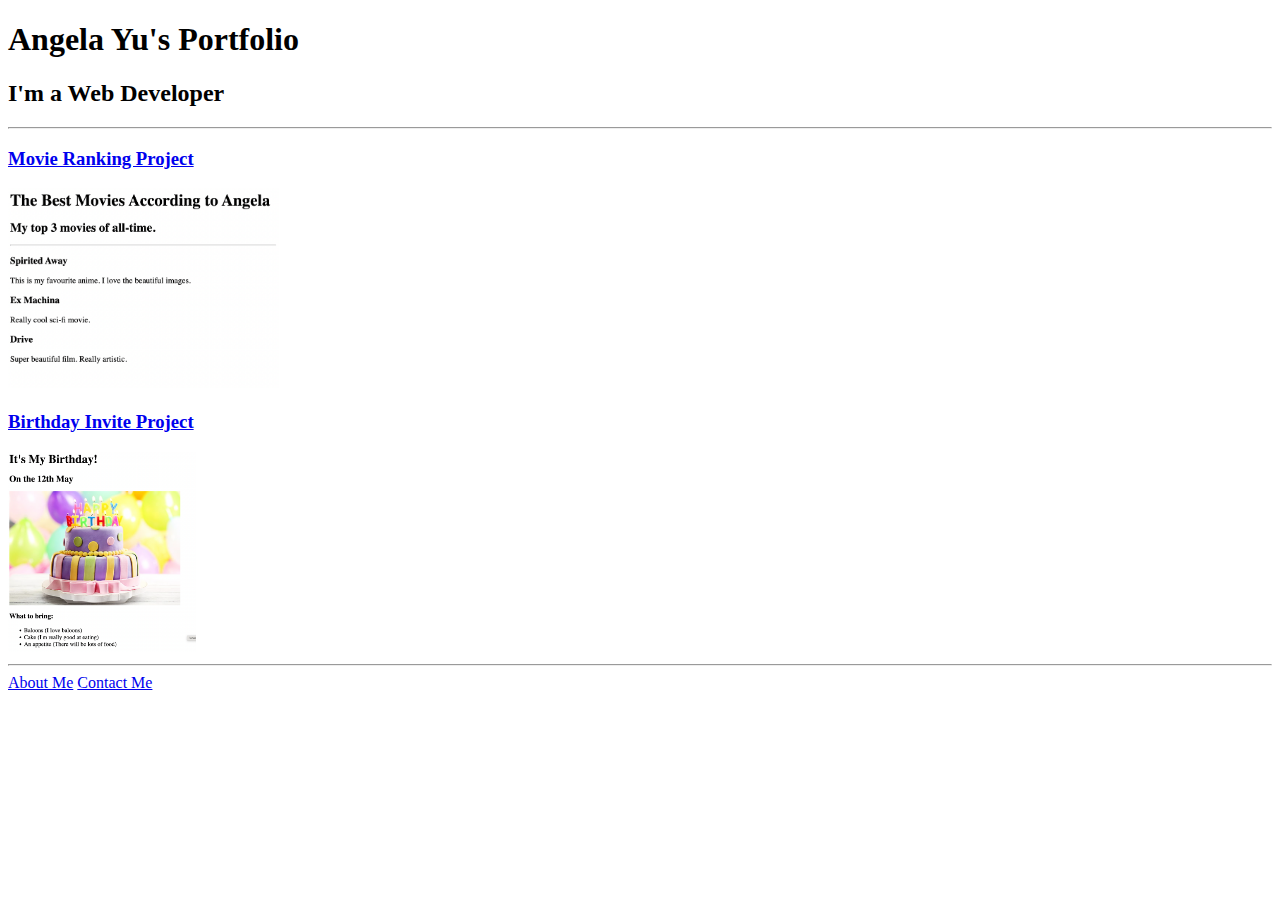
<file: 4.3-HTML-Portfolio-Project/4.3 HTML Porfolio Project/solution.html>
<!DOCTYPE html>
<html lang="en">

<head>
  <meta charset="UTF-8">
  <title>Angela's Portfolio</title>
</head>

<body>
  <h1>Angela Yu's Portfolio</h1>
  <h2>I'm a Web Developer</h2>
  <hr />
  <h3><a href="./public/movie-ranking.html">Movie Ranking Project</a></h3>
  <img src="./assets/images/movie-ranking.png" height="200" alt="movie ranking project preview"/>
  <h3><a href="./public/birthday-invite.html">Birthday Invite Project</a></h3>
  <img src="./assets/images/birthday-invite.png" height="200" alt="birthday invite project preview"/>
  <hr />
  <a href="./public/about.html">About Me</a>
  <a href="./public/contact.html">Contact Me</a>
</body>

</html>
</file>
<file: 11.3-TinDog-Project/11.3 TinDog Project/css/style.css>
.gradient-background {
  background: linear-gradient(300deg, #00bfff, #ff4c68, #ef8172);
  background-size: 180% 180%;
  animation: gradient-animation 18s ease infinite;
}

@keyframes gradient-animation {
  0% {
    background-position: 0% 50%;
  }
  50% {
    background-position: 100% 50%;
  }
  100% {
    background-position: 0% 50%;
  }
}

.icon-square {
  width: 3rem;
  height: 3rem;
  border-radius: 0.75rem;
}

.profile-img {
  height: 100px;
  border-radius: 50%;
}
</file>
<file: 5.4-Color-Vocab-Project/5.4 Color Vocab Project/style.css>
.color-title
{
    font-weight: normal;
}

#red
{
    color: red;
}

#blue
{
    color: blue;
}

#orange
{
    color: orange;
}

#green
{
    color: green;
}

#yellow
{
    color: yellow
}

img
{
    height: 200px;
    width: 200px;
}
</file>
<file: 6.4-Motivation-Meme-Project/6.4 Motivation Meme Project/style.css>
html
{
    background-color: black;
}
img
{
    width: 100%;
    border: 5px solid white;
    text-align: center;
}
h1,p
{
    text-align: center;
    color: white;
    font-family: "Libre Baskerville", sans-serif;
}
h1
{
    text-transform: uppercase;
}
div
{
    width: 50%;
    margin-left: 25%;
}
</file>
<file: 8.4-Web-Design-Agency-Project/8.4 Web Design Agency Project/style.css>
body {
  font-family: "Poppins", sans-serif;
  margin: 50px 50px 0 50px;
  background-color: #faf9f6;
  display: flex;
  flex-direction: column;
  min-height: 95vh;
}

.main {
  flex: 1;
}

h1 {
  font-size: 5rem;
}

span {
  color: blue;
}

p {
  text-align: justify;
}

.tile-image {
  height: 200px;
  float: left;
  margin-right: 50px;
}

.card {
  width: 45%;
}

.left {
  float:left;
}

.right {
  float: right;
}

footer > p {
  text-align: right;
  color: midnightblue;
}

@media (max-width: 680px) {
  .logo {
    width: 100px;
  }

  h1 {
    font-size: 3.5rem;
    text-align: center;
  }

  .card {
    width: 100%;
    display: block;
    margin-bottom: 30px;
    text-align: justify;
  }

  .card img {
    margin-bottom: 10px;
    width: 100%;
    display: inline;
    object-fit: cover;
  }
}
</file>
<file: 11.3-TinDog-Project/11.3 TinDog Project/css/solution.css>
.gradient-background {
  background: linear-gradient(300deg, #00bfff, #ff4c68, #ef8172);
  background-size: 180% 180%;
  animation: gradient-animation 18s ease infinite;
}

@keyframes gradient-animation {
  0% {
    background-position: 0% 50%;
  }
  50% {
    background-position: 100% 50%;
  }
  100% {
    background-position: 0% 50%;
  }
}

.icon-square {
  width: 3rem;
  height: 3rem;
  border-radius: 0.75rem;
}

.profile-img {
  border-radius: 50%;
  height: 100px;
}
</file>
